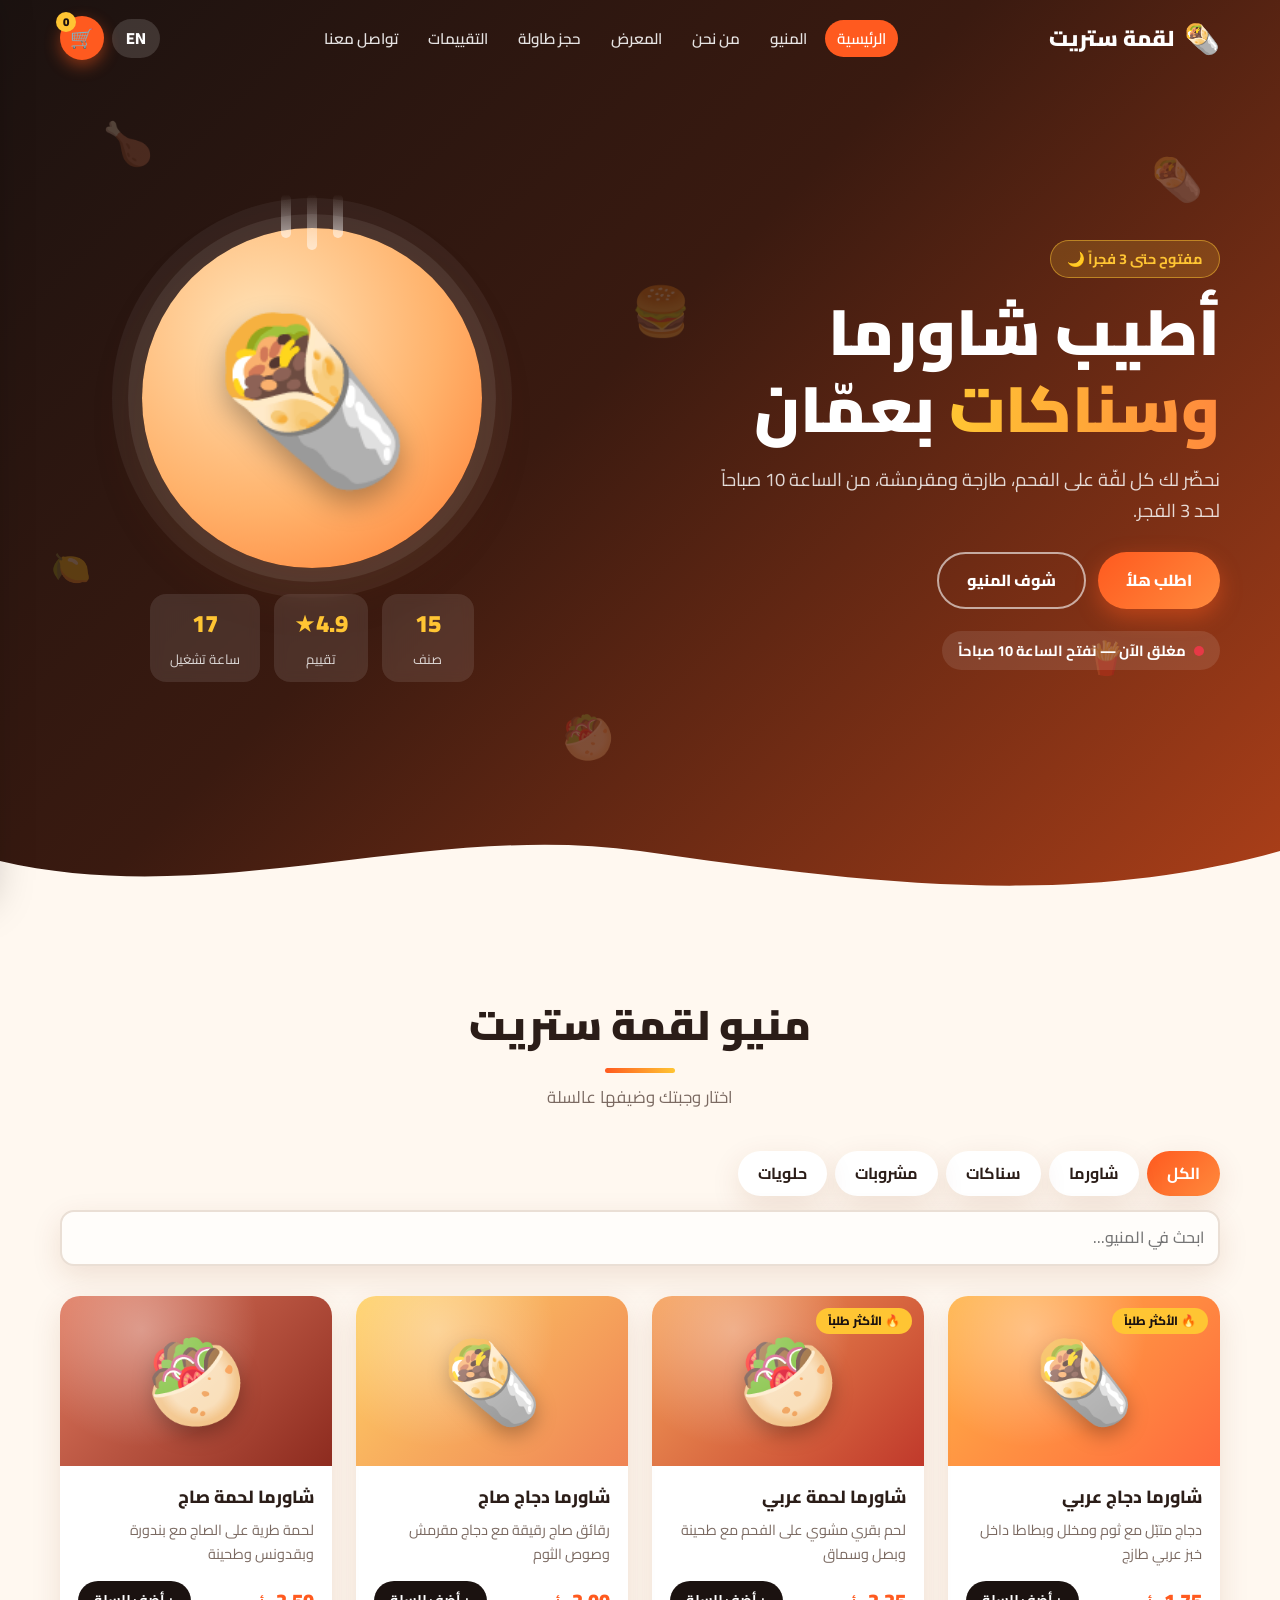
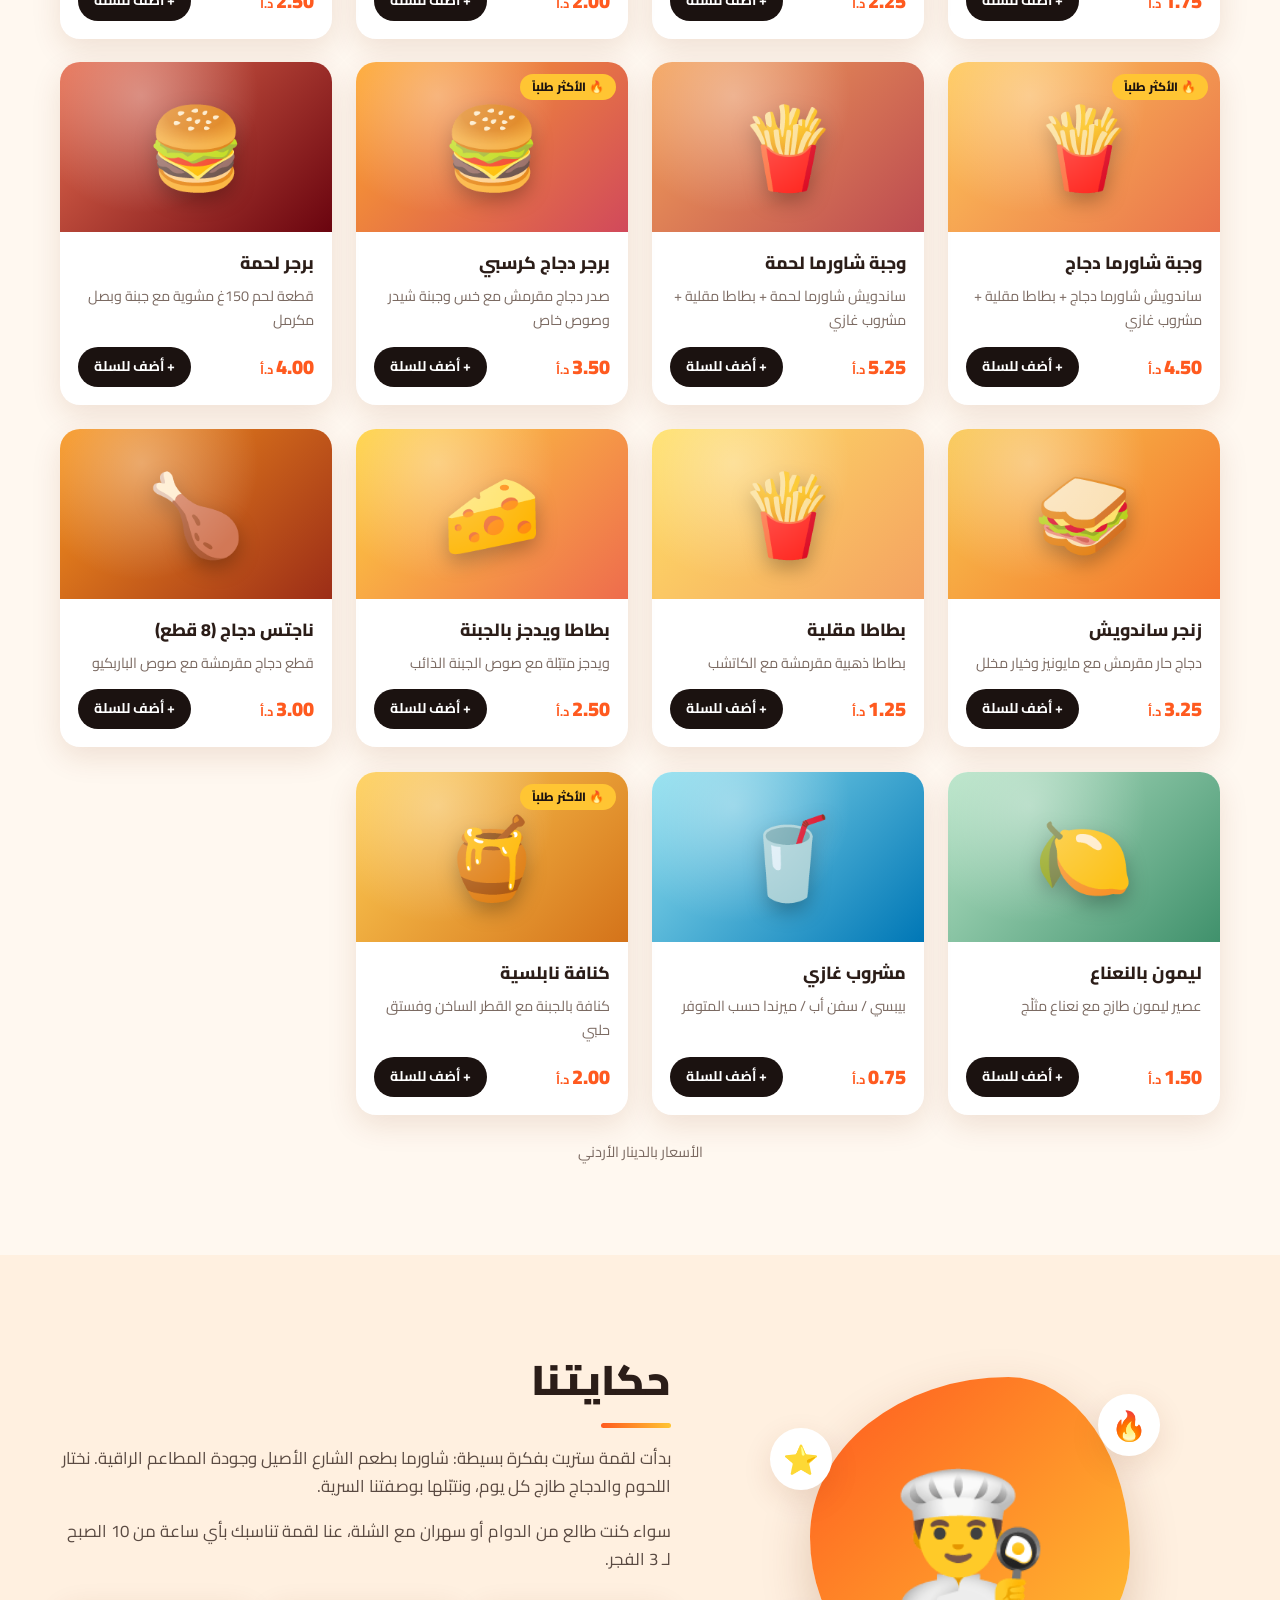
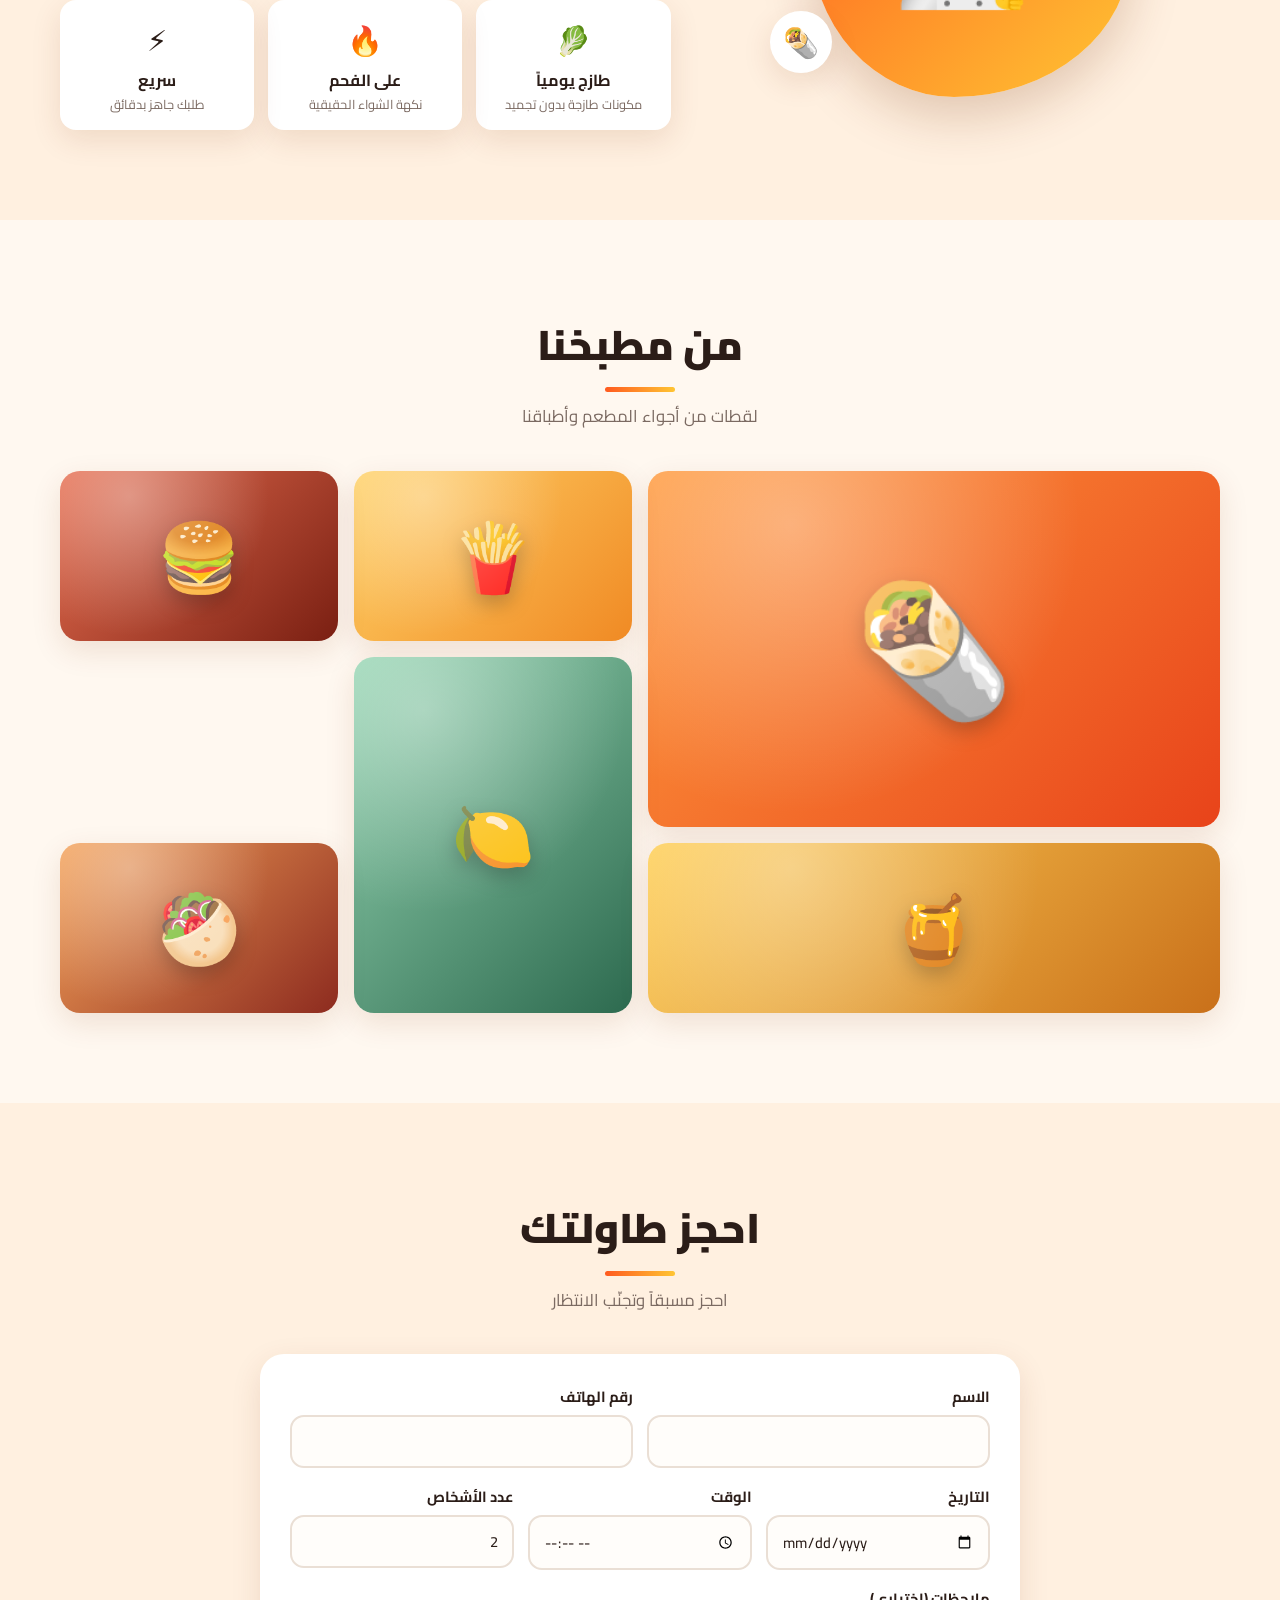
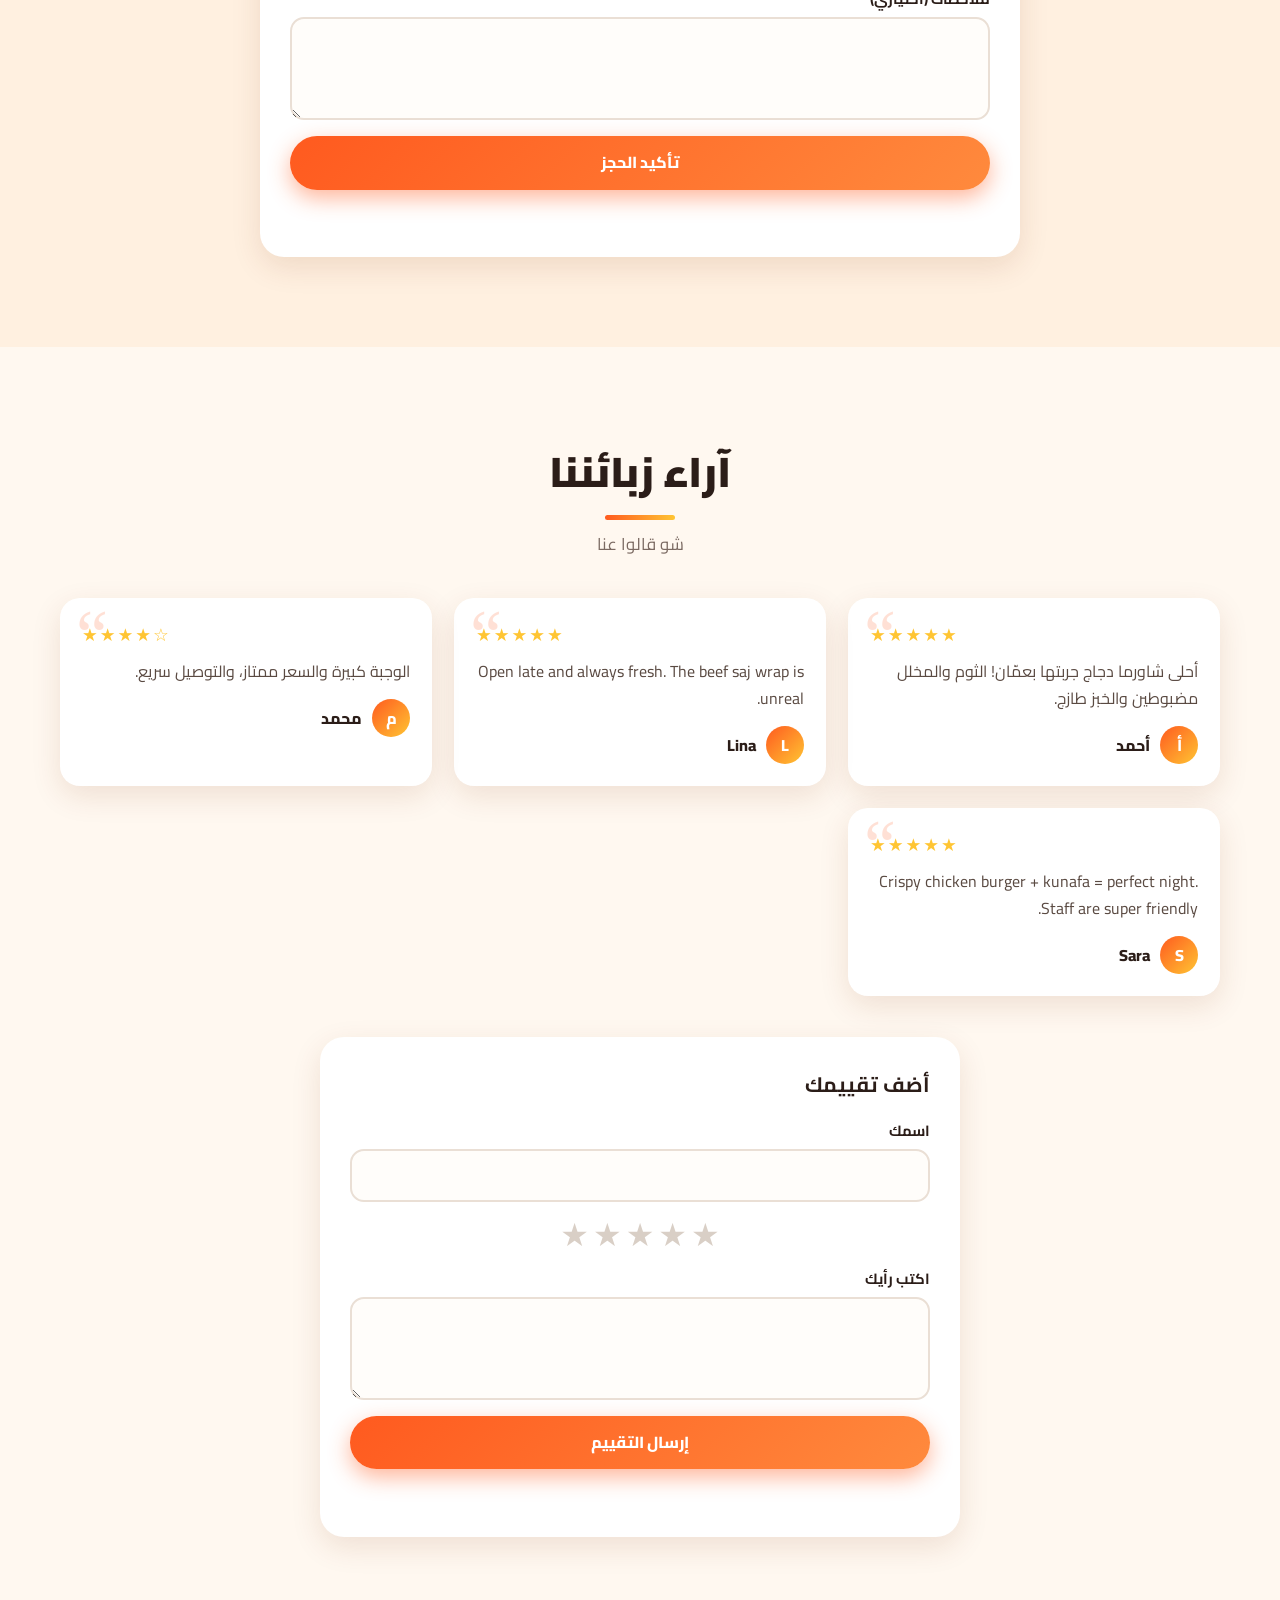
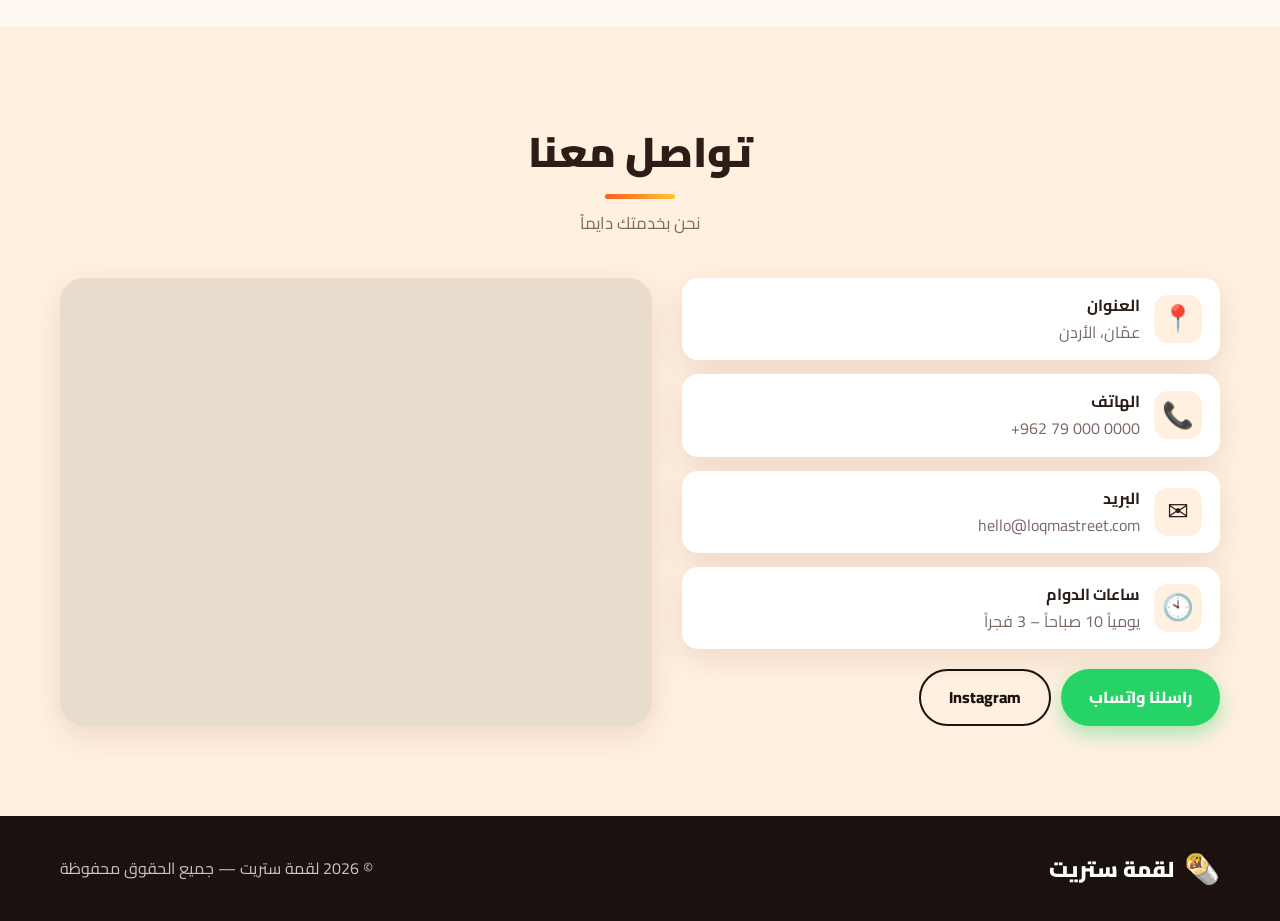
<file: index.html>
<!DOCTYPE html>
<html lang="ar" dir="rtl">
<head>
  <meta charset="UTF-8">
  <meta name="viewport" content="width=device-width, initial-scale=1">
  <title>لقمة ستريت | Loqma Street — شاورما وسناكات عمّان</title>
  <meta name="description" content="لقمة ستريت: أطيب شاورما وسناكات في عمّان، مفتوح من 10 صباحاً حتى 3 فجراً. اطلب أونلاين، استلام أو أكل بالمطعم.">
  <meta name="theme-color" content="#ff5a1f">
  <link rel="icon" href="data:image/svg+xml,%3Csvg xmlns='http://www.w3.org/2000/svg' viewBox='0 0 100 100'%3E%3Ctext y='.9em' font-size='90'%3E🌯%3C/text%3E%3C/svg%3E">
  <link rel="preconnect" href="https://fonts.googleapis.com">
  <link rel="preconnect" href="https://fonts.gstatic.com" crossorigin>
  <link href="https://fonts.googleapis.com/css2?family=Cairo:wght@400;600;700;800;900&display=swap" rel="stylesheet">
  <link rel="stylesheet" href="style.css">
</head>
<body>

<header class="header" id="header">
  <div class="container nav">
    <a href="#home" class="logo"><span class="logo-ico">🌯</span><span class="logo-txt" data-brand>لقمة ستريت</span></a>
    <nav class="links" id="links">
      <a href="#home" data-i18n="nav_home">الرئيسية</a>
      <a href="#menu" data-i18n="nav_menu">المنيو</a>
      <a href="#about" data-i18n="nav_about">من نحن</a>
      <a href="#gallery" data-i18n="nav_gallery">المعرض</a>
      <a href="#book" data-i18n="nav_book">حجز طاولة</a>
      <a href="#reviews" data-i18n="nav_reviews">التقييمات</a>
      <a href="#contact" data-i18n="nav_contact">تواصل معنا</a>
    </nav>
    <div class="nav-actions">
      <button class="btn-lang" id="langBtn" aria-label="Language">EN</button>
      <button class="btn-cart" id="cartBtn" aria-label="Cart">🛒<span class="cart-count" id="cartCount">0</span></button>
      <button class="burger" id="burger" aria-label="Menu"><span></span><span></span><span></span></button>
    </div>
  </div>
</header>

<main>
<section class="hero" id="home">
  <div class="hero-bg">
    <span class="float f1">🌯</span><span class="float f2">🍟</span><span class="float f3">🍔</span>
    <span class="float f4">🥙</span><span class="float f5">🍗</span><span class="float f6">🍋</span>
  </div>
  <div class="container hero-in">
    <div class="hero-text reveal">
      <span class="badge" data-i18n="hero_badge">مفتوح حتى 3 فجراً 🌙</span>
      <h1 data-i18n-html="hero_title">أطيب شاورما <span>وسناكات</span> بعمّان</h1>
      <p data-i18n="hero_sub">نحضّر لك كل لفّة على الفحم، طازجة ومقرمشة.</p>
      <div class="hero-btns">
        <a href="#menu" class="btn btn-primary" data-i18n="hero_cta1">اطلب هلأ</a>
        <a href="#menu" class="btn btn-ghost" data-i18n="hero_cta2">شوف المنيو</a>
      </div>
      <div class="status-pill" id="statusPill"><i></i><span id="statusTxt"></span></div>
    </div>
    <div class="hero-art reveal">
      <div class="plate"><div class="plate-emoji">🌯</div><div class="steam"><i></i><i></i><i></i></div></div>
      <div class="stats">
        <div><b data-count="15">0</b><small data-i18n="stat1">صنف</small></div>
        <div><b>4.9★</b><small data-i18n="stat2">تقييم</small></div>
        <div><b data-count="17">0</b><small data-i18n="stat3">ساعة تشغيل</small></div>
      </div>
    </div>
  </div>
  <div class="wave"><svg viewBox="0 0 1440 80" preserveAspectRatio="none"><path d="M0,40 C240,90 480,0 720,30 C960,60 1200,90 1440,30 L1440,80 L0,80 Z"/></svg></div>
</section>

<section class="section" id="menu">
  <div class="container">
    <div class="sec-head reveal">
      <h2 data-i18n="menu_title">منيو لقمة ستريت</h2>
      <p data-i18n="menu_sub">اختار وجبتك وضيفها عالسلة</p>
    </div>
    <div class="menu-tools reveal">
      <div class="tabs" id="tabs">
        <button class="tab active" data-cat="all" data-i18n="cat_all">الكل</button>
        <button class="tab" data-cat="shawarma" data-i18n="cat_shawarma">شاورما</button>
        <button class="tab" data-cat="snacks" data-i18n="cat_snacks">سناكات</button>
        <button class="tab" data-cat="drinks" data-i18n="cat_drinks">مشروبات</button>
        <button class="tab" data-cat="sweets" data-i18n="cat_sweets">حلويات</button>
      </div>
      <input type="search" id="search" class="search" data-i18n-ph="search_ph" placeholder="ابحث في المنيو...">
    </div>
    <div class="grid" id="menuGrid"></div>
    <p class="empty" id="menuEmpty" hidden data-i18n="no_results">ما لقينا أصناف مطابقة</p>
    <p class="note" data-i18n="cur_note">الأسعار بالدينار الأردني</p>
  </div>
</section>

<section class="section alt" id="about">
  <div class="container about">
    <div class="about-art reveal">
      <div class="blob"><span>👨‍🍳</span></div>
      <div class="chip c1">🔥</div><div class="chip c2">🌯</div><div class="chip c3">⭐</div>
    </div>
    <div class="about-text reveal">
      <h2 data-i18n="about_title">حكايتنا</h2>
      <p data-i18n="about_p1"></p>
      <p data-i18n="about_p2"></p>
      <div class="features">
        <div class="feat"><span>🥬</span><b data-i18n="f1t">طازج يومياً</b><small data-i18n="f1d"></small></div>
        <div class="feat"><span>🔥</span><b data-i18n="f2t">على الفحم</b><small data-i18n="f2d"></small></div>
        <div class="feat"><span>⚡</span><b data-i18n="f3t">سريع</b><small data-i18n="f3d"></small></div>
      </div>
    </div>
  </div>
</section>

<section class="section" id="gallery">
  <div class="container">
    <div class="sec-head reveal">
      <h2 data-i18n="gallery_title">من مطبخنا</h2>
      <p data-i18n="gallery_sub"></p>
    </div>
    <div class="gallery reveal" id="galleryGrid">
      <div class="g g1" style="--a:#ff9a3d;--b:#e8431a"><span>🌯</span></div>
      <div class="g g2" style="--a:#ffd166;--b:#f08a24"><span>🍟</span></div>
      <div class="g g3" style="--a:#e76f51;--b:#7a1f12"><span>🍔</span></div>
      <div class="g g4" style="--a:#95d5b2;--b:#2d6a4f"><span>🍋</span></div>
      <div class="g g5" style="--a:#ffcf56;--b:#c9701a"><span>🍯</span></div>
      <div class="g g6" style="--a:#f4a259;--b:#8d2b1f"><span>🥙</span></div>
    </div>
  </div>
</section>

<section class="section alt" id="book">
  <div class="container narrow">
    <div class="sec-head reveal">
      <h2 data-i18n="book_title">احجز طاولتك</h2>
      <p data-i18n="book_sub"></p>
    </div>
    <form class="card form reveal" id="bookForm" novalidate>
      <div class="row">
        <label><span data-i18n="f_name">الاسم</span><input name="name" type="text" required maxlength="60"></label>
        <label><span data-i18n="f_phone">رقم الهاتف</span><input name="phone" type="tel" inputmode="tel" required maxlength="20" dir="ltr"></label>
      </div>
      <div class="row three">
        <label><span data-i18n="f_date">التاريخ</span><input name="date" type="date" required></label>
        <label><span data-i18n="f_time">الوقت</span><input name="time" type="time" required></label>
        <label><span data-i18n="f_guests">عدد الأشخاص</span><input name="guests" type="number" min="1" max="30" value="2" required></label>
      </div>
      <label><span data-i18n="f_notes">ملاحظات</span><textarea name="notes" rows="3" maxlength="300"></textarea></label>
      <button class="btn btn-primary full" type="submit" data-i18n="book_btn">تأكيد الحجز</button>
      <p class="msg" id="bookMsg" role="status"></p>
    </form>
  </div>
</section>

<section class="section" id="reviews">
  <div class="container">
    <div class="sec-head reveal">
      <h2 data-i18n="reviews_title">آراء زبائننا</h2>
      <p data-i18n="reviews_sub"></p>
    </div>
    <div class="reviews" id="reviewsGrid"></div>
    <form class="card form narrow-form reveal" id="reviewForm" novalidate>
      <h3 data-i18n="add_review">أضف تقييمك</h3>
      <label><span data-i18n="r_name">اسمك</span><input name="name" type="text" maxlength="40" required></label>
      <div class="stars-input" id="starsInput" role="radiogroup" aria-label="rating">
        <button type="button" data-v="1">★</button><button type="button" data-v="2">★</button><button type="button" data-v="3">★</button><button type="button" data-v="4">★</button><button type="button" data-v="5">★</button>
      </div>
      <label><span data-i18n="r_text">اكتب رأيك</span><textarea name="text" rows="3" maxlength="250" required></textarea></label>
      <button class="btn btn-primary full" type="submit" data-i18n="r_send">إرسال التقييم</button>
      <p class="msg" id="reviewMsg" role="status"></p>
    </form>
  </div>
</section>

<section class="section alt" id="contact">
  <div class="container">
    <div class="sec-head reveal">
      <h2 data-i18n="contact_title">تواصل معنا</h2>
      <p data-i18n="contact_sub"></p>
    </div>
    <div class="contact">
      <div class="contact-list reveal">
        <div class="ci"><span>📍</span><div><b data-i18n="c_addr">العنوان</b><p data-i18n="c_addr_v"></p></div></div>
        <div class="ci"><span>📞</span><div><b data-i18n="c_phone">الهاتف</b><p dir="ltr" id="cPhone"></p></div></div>
        <div class="ci"><span>✉️</span><div><b data-i18n="c_mail">البريد</b><p dir="ltr" id="cMail"></p></div></div>
        <div class="ci"><span>🕙</span><div><b data-i18n="hours_label">ساعات الدوام</b><p data-i18n="hours_val"></p></div></div>
        <div class="social">
          <a class="btn btn-wa" id="waLink" target="_blank" rel="noopener" data-i18n="c_wa">راسلنا واتساب</a>
          <a class="btn btn-ghost-dark" id="igLink" target="_blank" rel="noopener">Instagram</a>
        </div>
      </div>
      <div class="map reveal"><iframe id="mapFrame" title="map" loading="lazy" referrerpolicy="no-referrer-when-downgrade"></iframe></div>
    </div>
  </div>
</section>
</main>

<footer class="footer">
  <div class="container foot">
    <div class="logo"><span class="logo-ico">🌯</span><span class="logo-txt" data-brand>لقمة ستريت</span></div>
    <p>© <span id="year"></span> <span data-brand>لقمة ستريت</span> — <span data-i18n="footer_rights">جميع الحقوق محفوظة</span></p>
  </div>
</footer>

<a href="#home" class="to-top" id="toTop" aria-label="Top">↑</a>

<div class="overlay" id="overlay"></div>
<aside class="drawer" id="drawer" aria-hidden="true">
  <div class="drawer-head"><h3 data-i18n="cart_title">سلتك</h3><button class="x" id="closeCart" aria-label="Close">✕</button></div>
  <div class="drawer-body" id="cartItems"></div>
  <div class="drawer-foot" id="cartFoot">
    <div class="sum"><span data-i18n="subtotal">المجموع</span><b id="cartSub">0.00</b></div>
    <button class="btn btn-primary full" id="checkoutBtn" data-i18n="checkout">إتمام الطلب</button>
    <button class="link-btn" id="clearCart" data-i18n="clear">تفريغ السلة</button>
  </div>
</aside>

<div class="modal" id="checkoutModal" aria-hidden="true">
  <div class="modal-box">
    <button class="x" data-close aria-label="Close">✕</button>
    <h3 data-i18n="co_title">إتمام الطلب</h3>
    <form id="orderForm" novalidate>
      <div class="row">
        <label><span data-i18n="f_name">الاسم</span><input name="name" type="text" maxlength="60" required></label>
        <label><span data-i18n="f_phone">الهاتف</span><input name="phone" type="tel" inputmode="tel" maxlength="20" dir="ltr" required></label>
      </div>
      <fieldset>
        <legend data-i18n="o_type">طريقة الاستلام</legend>
        <div class="opts">
          <label class="opt"><input type="radio" name="otype" value="dine" checked><span data-i18n="o_dine">أكل بالمطعم</span></label>
          <label class="opt"><input type="radio" name="otype" value="pickup"><span data-i18n="o_pickup">استلام</span></label>
          <label class="opt"><input type="radio" name="otype" value="delivery"><span data-i18n="o_delivery">توصيل</span></label>
        </div>
      </fieldset>
      <label id="tableWrap"><span data-i18n="o_table">رقم الطاولة</span><input name="table" type="text" maxlength="10"></label>
      <label id="addrWrap" hidden><span data-i18n="o_addr">عنوان التوصيل</span><textarea name="address" rows="2" maxlength="200"></textarea></label>
      <fieldset>
        <legend data-i18n="pay_method">طريقة الدفع</legend>
        <div class="opts two">
          <label class="opt"><input type="radio" name="pay" value="cash" checked><span data-i18n="pay_cash">كاش</span></label>
          <label class="opt"><input type="radio" name="pay" value="card"><span data-i18n="pay_card">بطاقة</span></label>
        </div>
      </fieldset>
      <div class="cardbox" id="cardBox" hidden>
        <div class="credit"><div class="credit-top"><span>💳</span><b id="cardBrand">CARD</b></div><div class="credit-num" id="ccPreview">•••• •••• •••• ••••</div></div>
        <label><span data-i18n="card_num">رقم البطاقة</span><input name="cnum" id="cnum" type="text" inputmode="numeric" autocomplete="cc-number" maxlength="23" dir="ltr" placeholder="0000 0000 0000 0000"></label>
        <label><span data-i18n="card_name">الاسم على البطاقة</span><input name="cname" type="text" autocomplete="cc-name" maxlength="40" dir="ltr"></label>
        <div class="row">
          <label><span data-i18n="card_exp">الانتهاء</span><input name="cexp" id="cexp" type="text" inputmode="numeric" autocomplete="cc-exp" maxlength="5" dir="ltr" placeholder="MM/YY"></label>
          <label><span data-i18n="card_cvv">CVV</span><input name="ccvv" type="password" inputmode="numeric" autocomplete="cc-csc" maxlength="4" dir="ltr" placeholder="•••"></label>
        </div>
        <p class="secure" data-i18n="card_note"></p>
      </div>
      <div class="totals">
        <div><span data-i18n="subtotal">المجموع</span><b id="tSub">0.00</b></div>
        <div id="tDelRow" hidden><span data-i18n="delivery">رسوم التوصيل</span><b id="tDel">0.00</b></div>
        <div class="grand"><span data-i18n="total">الإجمالي</span><b id="tTotal">0.00</b></div>
      </div>
      <p class="warn" id="closedWarn" hidden data-i18n="closed_warn"></p>
      <p class="msg err" id="orderErr" role="alert"></p>
      <button class="btn btn-primary full" type="submit" id="placeBtn" data-i18n="place_order">تأكيد الطلب</button>
    </form>
  </div>
</div>

<div class="modal" id="successModal" aria-hidden="true">
  <div class="modal-box center">
    <div class="check"><svg viewBox="0 0 52 52"><circle cx="26" cy="26" r="24"/><path d="M14 27l8 8 16-17"/></svg></div>
    <h3 data-i18n="ok_title">تم استلام طلبك! 🎉</h3>
    <p><span data-i18n="ok_num">رقم الطلب</span>: <b id="okNum"></b></p>
    <p data-i18n="ok_msg"></p>
    <a class="btn btn-wa full" id="okWa" target="_blank" rel="noopener" data-i18n="ok_wa">أرسل الطلب على واتساب</a>
    <button class="btn btn-ghost-dark full" data-close data-i18n="ok_close">إغلاق</button>
  </div>
</div>

<div class="toast" id="toast" role="status"></div>

<script src="data.js"></script>
<script src="app.js"></script>
</body>
</html>
</file>
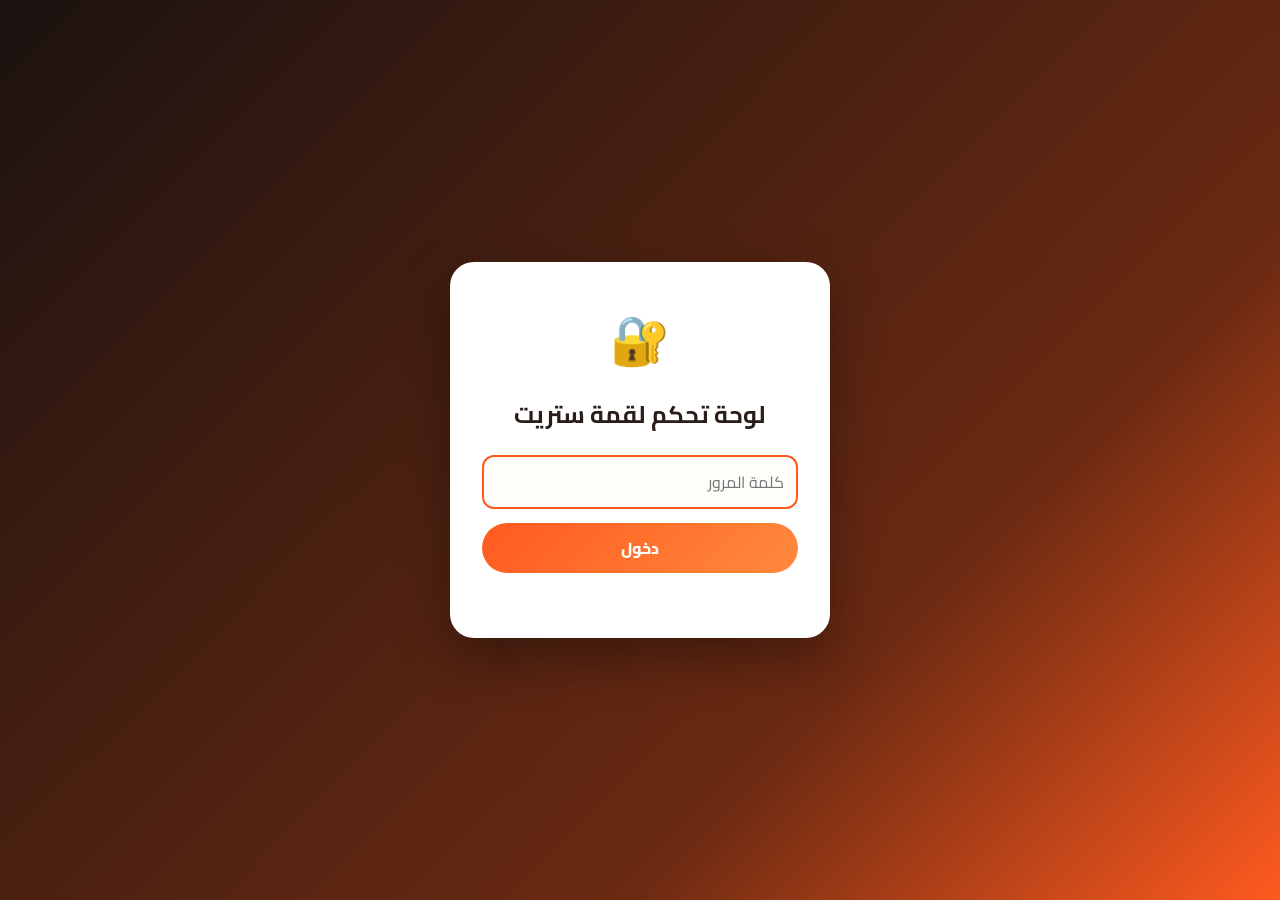
<file: admin.html>
<!DOCTYPE html>
<html lang="ar" dir="rtl">
<head>
  <meta charset="UTF-8">
  <meta name="viewport" content="width=device-width, initial-scale=1">
  <meta name="robots" content="noindex,nofollow">
  <title>لوحة التحكم | لقمة ستريت</title>
  <link href="https://fonts.googleapis.com/css2?family=Cairo:wght@400;600;700;800;900&display=swap" rel="stylesheet">
  <style>
    :root{--o:#ff5a1f;--o2:#ff8a3d;--d:#1b1210;--c:#fff8f0;--m:#7b6a62;--g:#1f9d55;--r:#e63946}
    *{box-sizing:border-box;margin:0;padding:0}
    body{font-family:'Cairo',system-ui,sans-serif;background:var(--c);color:#2b1d18;min-height:100vh}
    button,input,select,textarea{font:inherit}
    [hidden]{display:none!important}
    .login{min-height:100vh;display:grid;place-items:center;background:linear-gradient(135deg,#1b1210,#6b2a12 70%,var(--o));padding:16px}
    .box{background:#fff;border-radius:24px;padding:32px;width:min(380px,100%);text-align:center;box-shadow:0 20px 50px rgba(0,0,0,.35)}
    .box h1{font-size:1.5rem;margin:8px 0 18px}
    .box .ico{font-size:3rem}
    input,select,textarea{width:100%;padding:10px 12px;border-radius:12px;border:2px solid #eadfd5;background:#fffdfa;outline:none}
    input:focus,select:focus,textarea:focus{border-color:var(--o)}
    .btn{background:linear-gradient(135deg,var(--o),var(--o2));color:#fff;border:none;padding:10px 20px;border-radius:99px;font-weight:800;cursor:pointer;transition:.2s}
    .btn:hover{transform:translateY(-2px)}
    .btn.sec{background:#f0e6dc;color:#2b1d18}.btn.red{background:var(--r)}.btn.green{background:var(--g)}
    .btn.sm{padding:6px 14px;font-size:.85rem}
    .err{color:var(--r);font-weight:700;margin-top:10px;min-height:1.4em}
    header{background:var(--d);color:#fff;padding:12px 20px;display:flex;flex-wrap:wrap;gap:12px;align-items:center;justify-content:space-between;position:sticky;top:0;z-index:10}
    header h1{font-size:1.2rem}
    nav{display:flex;gap:6px;flex-wrap:wrap}
    nav button{background:rgba(255,255,255,.12);color:#fff;border:none;padding:8px 16px;border-radius:99px;font-weight:700;cursor:pointer}
    nav button.on{background:var(--o)}
    main{padding:20px;max-width:1200px;margin:auto}
    .stats{display:grid;grid-template-columns:repeat(auto-fit,minmax(160px,1fr));gap:12px;margin-bottom:20px}
    .stat{background:#fff;border-radius:16px;padding:14px 18px;box-shadow:0 6px 18px rgba(120,50,10,.08)}
    .stat b{display:block;font-size:1.6rem;color:var(--o)}.stat small{color:var(--m)}
    .tools{display:flex;flex-wrap:wrap;gap:10px;margin-bottom:14px;align-items:center}
    .tools select{width:auto}
    .note{background:#fff3cd;color:#7a5b00;border-radius:12px;padding:10px 14px;font-size:.88rem;margin-bottom:16px;line-height:1.6}
    .list{display:flex;flex-direction:column;gap:12px}
    .card{background:#fff;border-radius:16px;padding:16px;box-shadow:0 6px 18px rgba(120,50,10,.08)}
    .card .top{display:flex;flex-wrap:wrap;gap:8px;justify-content:space-between;align-items:center;margin-bottom:8px}
    .pill{display:inline-block;padding:2px 12px;border-radius:99px;font-size:.78rem;font-weight:800;background:#eee}
    .pill.new{background:#ffe3d6;color:var(--o)}.pill.preparing{background:#fff3cd;color:#8a6a00}.pill.done{background:#d8f3e3;color:var(--g)}.pill.cancelled{background:#fde0e3;color:var(--r)}
    .items{color:var(--m);font-size:.9rem;margin:6px 0}
    .acts{display:flex;flex-wrap:wrap;gap:6px;margin-top:10px}
    .empty{text-align:center;color:var(--m);padding:40px}
    table{width:100%;border-collapse:collapse;background:#fff;border-radius:16px;overflow:hidden;box-shadow:0 6px 18px rgba(120,50,10,.08)}
    th,td{padding:8px;text-align:start;border-bottom:1px solid #f3e9df;vertical-align:middle}
    th{background:#fff0e0;font-size:.85rem}
    td input[type=number]{width:90px}
    .wrap{overflow-x:auto}
    td .em{font-size:1.6rem}
  </style>
</head>
<body>

<div class="login" id="login">
  <form class="box" id="loginForm">
    <div class="ico">🔐</div>
    <h1>لوحة تحكم لقمة ستريت</h1>
    <input type="password" id="pw" placeholder="كلمة المرور" autocomplete="current-password" autofocus>
    <button class="btn" style="margin-top:14px;width:100%">دخول</button>
    <p class="err" id="loginErr"></p>
  </form>
</div>

<div id="app" hidden>
  <header>
    <h1>🌯 لوحة التحكم</h1>
    <nav id="nav">
      <button data-tab="orders" class="on">الطلبات</button>
      <button data-tab="bookings">الحجوزات</button>
      <button data-tab="menu">المنيو والأسعار</button>
    </nav>
    <button class="btn sec sm" id="logout">خروج</button>
  </header>
  <main>
    <div class="note">
      ⚠️ هذه اللوحة تعمل بنسخة تجريبية تحفظ البيانات داخل متصفح هذا الجهاز فقط (localStorage).
      الطلبات والحجوزات الحقيقية تصلك على واتساب. لعرض كل الطلبات من أي جهاز يلزم ربط الموقع بسيرفر وقاعدة بيانات، وكلمة المرور هنا حماية بسيطة وليست آمنة تماماً.
    </div>

    <section id="tab-orders">
      <div class="stats" id="stats"></div>
      <div class="tools">
        <select id="ordFilter">
          <option value="all">كل الطلبات</option><option value="new">جديد</option><option value="preparing">قيد التحضير</option>
          <option value="done">مكتمل</option><option value="cancelled">ملغي</option>
        </select>
        <button class="btn sec sm" id="csv">تصدير CSV</button>
        <button class="btn sec sm" id="refresh">تحديث</button>
      </div>
      <div class="list" id="ordList"></div>
    </section>

    <section id="tab-bookings" hidden>
      <div class="list" id="bkList"></div>
    </section>

    <section id="tab-menu" hidden>
      <div class="tools">
        <button class="btn green sm" id="addItem">+ صنف جديد</button>
        <button class="btn sm" id="saveMenu">حفظ التعديلات</button>
        <button class="btn sec sm" id="resetMenu">استرجاع المنيو الافتراضي</button>
        <span id="menuMsg" style="font-weight:700;color:var(--g)"></span>
      </div>
      <div class="wrap"><table>
        <thead><tr><th>إيموجي</th><th>الاسم عربي</th><th>Name EN</th><th>القسم</th><th>السعر (د.أ)</th><th>رابط صورة (اختياري)</th><th>متوفر</th><th></th></tr></thead>
        <tbody id="menuBody"></tbody>
      </table></div>
    </section>
  </main>
</div>

<script src="data.js"></script>
<script>
(function () {
  "use strict";
  var PASSWORD = "loqma2026";
  var $ = function (s) { return document.querySelector(s); };
  var $$ = function (s) { return Array.prototype.slice.call(document.querySelectorAll(s)); };
  function esc(s) { return String(s == null ? "" : s).replace(/[&<>"']/g, function (c) { return { "&": "&amp;", "<": "&lt;", ">": "&gt;", '"': "&quot;", "'": "&#39;" }[c]; }); }
  function get(k) { try { var r = localStorage.getItem(k); return r ? JSON.parse(r) : null; } catch (e) { return null; } }
  function set(k, v) { try { localStorage.setItem(k, JSON.stringify(v)); } catch (e) { alert("تعذّر الحفظ في المتصفح"); } }

  var STATUS = { "new": "جديد", preparing: "قيد التحضير", done: "مكتمل", cancelled: "ملغي" };
  var TYPES = { dine: "أكل بالمطعم", pickup: "استلام", delivery: "توصيل" };
  var CATS = { shawarma: "شاورما", snacks: "سناكات", drinks: "مشروبات", sweets: "حلويات" };
  var menu = [];

  function show(ok) { $("#login").hidden = ok; $("#app").hidden = !ok; if (ok) { renderOrders(); renderBookings(); loadMenu(); } }
  $("#loginForm").addEventListener("submit", function (e) {
    e.preventDefault();
    if ($("#pw").value === PASSWORD) { try { sessionStorage.setItem("lq_admin", "1"); } catch (x) {} show(true); }
    else { $("#loginErr").textContent = "كلمة المرور غير صحيحة"; }
  });
  $("#logout").addEventListener("click", function () { try { sessionStorage.removeItem("lq_admin"); } catch (x) {} location.reload(); });
  try { if (sessionStorage.getItem("lq_admin") === "1") show(true); } catch (x) {}

  $("#nav").addEventListener("click", function (e) {
    var b = e.target.closest("button"); if (!b) return;
    $$("#nav button").forEach(function (x) { x.classList.toggle("on", x === b); });
    ["orders", "bookings", "menu"].forEach(function (t) { $("#tab-" + t).hidden = t !== b.dataset.tab; });
  });

  function fmtDate(iso) { try { return new Date(iso).toLocaleString("ar-JO"); } catch (e) { return iso; } }
  function renderOrders() {
    var all = get("lq_orders") || [];
    var today = new Date().toDateString();
    var todays = all.filter(function (o) { return new Date(o.createdAt).toDateString() === today && o.status !== "cancelled"; });
    var rev = todays.reduce(function (s, o) { return s + o.total; }, 0);
    $("#stats").innerHTML =
      '<div class="stat"><b>' + todays.length + "</b><small>طلبات اليوم</small></div>" +
      '<div class="stat"><b>' + rev.toFixed(2) + "</b><small>مبيعات اليوم (د.أ)</small></div>" +
      '<div class="stat"><b>' + all.filter(function (o) { return o.status === "new"; }).length + "</b><small>طلبات جديدة</small></div>" +
      '<div class="stat"><b>' + all.length + "</b><small>إجمالي الطلبات</small></div>";
    var f = $("#ordFilter").value;
    var list = all.filter(function (o) { return f === "all" || o.status === f; });
    $("#ordList").innerHTML = list.length ? list.map(function (o) {
      return '<div class="card"><div class="top"><b>' + esc(o.id) + ' — ' + esc(o.name) + '</b><span class="pill ' + esc(o.status) + '">' + esc(STATUS[o.status] || o.status) + "</span></div>" +
        "<div>📞 <span dir='ltr'>" + esc(o.phone) + "</span> · " + esc(TYPES[o.type] || o.type) +
        (o.table ? " · طاولة " + esc(o.table) : "") + (o.address ? " · 📍 " + esc(o.address) : "") +
        " · " + (o.pay === "card" ? "💳 بطاقة" : "💵 كاش") + "</div>" +
        '<div class="items">' + o.items.map(function (i) { return esc(i.name) + " ×" + i.qty; }).join("، ") + "</div>" +
        "<b>الإجمالي: " + o.total.toFixed(2) + " د.أ</b> <small style='color:#7b6a62'>(" + esc(fmtDate(o.createdAt)) + ")</small>" +
        '<div class="acts"><button class="btn sm" data-o="' + esc(o.id) + '" data-s="preparing">قيد التحضير</button>' +
        '<button class="btn green sm" data-o="' + esc(o.id) + '" data-s="done">مكتمل</button>' +
        '<button class="btn sec sm" data-o="' + esc(o.id) + '" data-s="cancelled">إلغاء</button>' +
        '<button class="btn red sm" data-del="' + esc(o.id) + '">حذف</button></div></div>';
    }).join("") : '<div class="empty">لا توجد طلبات</div>';
  }
  $("#ordList").addEventListener("click", function (e) {
    var b = e.target.closest("button"); if (!b) return;
    var all = get("lq_orders") || [];
    if (b.dataset.o) { all.forEach(function (o) { if (o.id === b.dataset.o) o.status = b.dataset.s; }); }
    else if (b.dataset.del) { if (!confirm("حذف الطلب نهائياً؟")) return; all = all.filter(function (o) { return o.id !== b.dataset.del; }); }
    set("lq_orders", all); renderOrders();
  });
  $("#ordFilter").addEventListener("change", renderOrders);
  $("#refresh").addEventListener("click", function () { renderOrders(); renderBookings(); });
  $("#csv").addEventListener("click", function () {
    var all = get("lq_orders") || [];
    if (!all.length) { alert("لا توجد طلبات للتصدير"); return; }
    function cell(v) { v = String(v == null ? "" : v); if (/^[=+\-@]/.test(v)) v = "'" + v; return '"' + v.replace(/"/g, '""') + '"'; }
    var rows = [["رقم", "التاريخ", "الاسم", "الهاتف", "النوع", "الدفع", "الأصناف", "الإجمالي", "الحالة"]].concat(all.map(function (o) {
      return [o.id, o.createdAt, o.name, o.phone, TYPES[o.type] || o.type, o.pay, o.items.map(function (i) { return i.name + "x" + i.qty; }).join(" | "), o.total.toFixed(2), STATUS[o.status] || o.status];
    }));
    var csv = "\uFEFF" + rows.map(function (r) { return r.map(cell).join(","); }).join("\n");
    var a = document.createElement("a");
    a.href = URL.createObjectURL(new Blob([csv], { type: "text/csv;charset=utf-8" }));
    a.download = "orders.csv"; document.body.appendChild(a); a.click(); a.remove();
  });

  function renderBookings() {
    var all = get("lq_bookings") || [];
    $("#bkList").innerHTML = all.length ? all.map(function (b) {
      return '<div class="card"><div class="top"><b>' + esc(b.id) + " — " + esc(b.name) + '</b><span class="pill ' + esc(b.status) + '">' + esc(STATUS[b.status] || b.status) + "</span></div>" +
        "<div>📞 <span dir='ltr'>" + esc(b.phone) + "</span> · 📅 " + esc(b.date) + " · 🕙 " + esc(b.time) + " · 👥 " + esc(b.guests) + "</div>" +
        (b.notes ? '<div class="items">' + esc(b.notes) + "</div>" : "") +
        '<div class="acts"><button class="btn green sm" data-b="' + esc(b.id) + '" data-s="done">تم التأكيد</button>' +
        '<button class="btn sec sm" data-b="' + esc(b.id) + '" data-s="cancelled">إلغاء</button>' +
        '<button class="btn red sm" data-bdel="' + esc(b.id) + '">حذف</button></div></div>';
    }).join("") : '<div class="empty">لا توجد حجوزات</div>';
  }
  $("#bkList").addEventListener("click", function (e) {
    var b = e.target.closest("button"); if (!b) return;
    var all = get("lq_bookings") || [];
    if (b.dataset.b) { all.forEach(function (x) { if (x.id === b.dataset.b) x.status = b.dataset.s; }); }
    else if (b.dataset.bdel) { if (!confirm("حذف الحجز؟")) return; all = all.filter(function (x) { return x.id !== b.dataset.bdel; }); }
    set("lq_bookings", all); renderBookings();
  });

  function loadMenu() { menu = JSON.parse(JSON.stringify(get("lq_menu") || window.LQ_DEFAULT_MENU)); renderMenu(); }
  function renderMenu() {
    $("#menuBody").innerHTML = menu.map(function (it, i) {
      var cats = Object.keys(CATS).map(function (k) { return '<option value="' + k + '"' + (it.cat === k ? " selected" : "") + ">" + CATS[k] + "</option>"; }).join("");
      return "<tr data-i='" + i + "'>" +
        "<td><input data-f='emoji' value='" + esc(it.emoji) + "' style='width:60px;text-align:center'></td>" +
        "<td><input data-f='arname' value='" + esc(it.ar.name) + "'></td>" +
        "<td><input data-f='enname' value='" + esc(it.en.name) + "' dir='ltr'></td>" +
        "<td><select data-f='cat'>" + cats + "</select></td>" +
        "<td><input data-f='price' type='number' min='0' step='0.05' value='" + esc(it.price) + "'></td>" +
        "<td><input data-f='img' value='" + esc(it.img || "") + "' dir='ltr' placeholder='https://...'></td>" +
        "<td><input data-f='available' type='checkbox' style='width:auto'" + (it.available === false ? "" : " checked") + "></td>" +
        "<td><button class='btn red sm' data-rm='" + i + "'>حذف</button></td></tr>";
    }).join("");
  }
  function syncFromDom() {
    $$("#menuBody tr").forEach(function (tr) {
      var it = menu[parseInt(tr.dataset.i, 10)]; if (!it) return;
      function v(f) { return tr.querySelector("[data-f='" + f + "']"); }
      it.emoji = v("emoji").value || "🍽️";
      it.ar.name = v("arname").value.trim() || it.ar.name;
      it.en.name = v("enname").value.trim() || it.en.name;
      it.cat = v("cat").value;
      var p = parseFloat(v("price").value); it.price = isFinite(p) && p >= 0 ? Math.round(p * 100) / 100 : it.price;
      var img = v("img").value.trim();
      it.img = /^(https:\/\/|\.\/|\/|images\/)/i.test(img) ? img : "";
      it.available = v("available").checked;
    });
  }
  $("#menuBody").addEventListener("click", function (e) {
    var b = e.target.closest("[data-rm]"); if (!b) return;
    if (!confirm("حذف هذا الصنف؟")) return;
    syncFromDom(); menu.splice(parseInt(b.dataset.rm, 10), 1); renderMenu();
  });
  $("#addItem").addEventListener("click", function () {
    syncFromDom();
    var id = menu.reduce(function (m, x) { return Math.max(m, x.id); }, 0) + 1;
    menu.push({ id: id, cat: "snacks", price: 1, emoji: "🍽️", c1: "#ffb347", c2: "#e8431a", img: "", hot: false, available: true,
      ar: { name: "صنف جديد", desc: "وصف الصنف" }, en: { name: "New item", desc: "Item description" } });
    renderMenu();
  });
  $("#saveMenu").addEventListener("click", function () {
    syncFromDom(); set("lq_menu", menu);
    $("#menuMsg").textContent = "تم الحفظ ✔ (يظهر في الموقع على هذا المتصفح)";
    setTimeout(function () { $("#menuMsg").textContent = ""; }, 3000);
  });
  $("#resetMenu").addEventListener("click", function () {
    if (!confirm("استرجاع المنيو الافتراضي؟ ستضيع تعديلاتك.")) return;
    try { localStorage.removeItem("lq_menu"); } catch (e) {} loadMenu();
  });
})();
</script>
</body>
</html>
</file>
<file: style.css>
:root{
  --orange:#ff5a1f; --orange2:#ff8a3d; --yellow:#ffc533; --dark:#1b1210; --dark2:#2a1c18;
  --cream:#fff8f0; --cream2:#fff0e0; --text:#2b1d18; --muted:#7b6a62; --white:#fff;
  --green:#25d366; --red:#e63946; --radius:20px; --shadow:0 10px 30px rgba(120,50,10,.12);
  --shadow-lg:0 20px 50px rgba(120,50,10,.22); --ease:cubic-bezier(.22,.8,.3,1);
}
*{box-sizing:border-box;margin:0;padding:0}
html{scroll-behavior:smooth;scroll-padding-top:80px}
body{font-family:'Cairo',system-ui,-apple-system,'Segoe UI',Tahoma,sans-serif;background:var(--cream);color:var(--text);line-height:1.7;overflow-x:hidden;-webkit-font-smoothing:antialiased}
img,svg{max-width:100%;display:block}
a{color:inherit;text-decoration:none}
button,input,textarea{font:inherit;color:inherit}
button{cursor:pointer;border:none;background:none}
[hidden]{display:none!important}
.container{width:min(1160px,100% - 32px);margin-inline:auto}
.container.narrow{width:min(760px,100% - 32px)}

.header{position:fixed;inset-block-start:0;inset-inline:0;z-index:50;transition:background .3s,box-shadow .3s,padding .3s;padding-block:14px}
.header.scrolled{background:rgba(27,18,16,.92);backdrop-filter:blur(10px);box-shadow:0 4px 20px rgba(0,0,0,.25);padding-block:8px}
.nav{display:flex;align-items:center;justify-content:space-between;gap:14px}
.logo{display:flex;align-items:center;gap:10px;font-weight:900;font-size:1.35rem;color:var(--white)}
.logo-ico{font-size:1.8rem;display:inline-block;animation:wiggle 3s ease-in-out infinite}
.links{display:flex;gap:6px}
.links a{color:rgba(255,255,255,.88);padding:6px 12px;border-radius:99px;font-weight:600;font-size:.95rem;transition:.25s}
.links a:hover,.links a.active{background:var(--orange);color:#fff}
.nav-actions{display:flex;align-items:center;gap:8px}
.btn-lang{background:rgba(255,255,255,.14);color:#fff;font-weight:800;padding:6px 14px;border-radius:99px;transition:.25s}
.btn-lang:hover{background:var(--yellow);color:var(--dark)}
.btn-cart{position:relative;width:44px;height:44px;border-radius:50%;background:var(--orange);font-size:1.2rem;transition:transform .25s var(--ease);box-shadow:0 6px 16px rgba(255,90,31,.45)}
.btn-cart:hover{transform:scale(1.1)}
.btn-cart.bump{animation:bump .4s}
.cart-count{position:absolute;inset-block-start:-4px;inset-inline-end:-4px;min-width:20px;height:20px;border-radius:99px;background:var(--yellow);color:var(--dark);font-size:.72rem;font-weight:900;display:grid;place-items:center;padding-inline:5px}
.burger{display:none;width:44px;height:44px;border-radius:12px;background:rgba(255,255,255,.14);flex-direction:column;gap:5px;align-items:center;justify-content:center}
.burger span{width:22px;height:2.5px;background:#fff;border-radius:3px;transition:.3s}
.burger.open span:nth-child(1){transform:translateY(7.5px) rotate(45deg)}
.burger.open span:nth-child(2){opacity:0}
.burger.open span:nth-child(3){transform:translateY(-7.5px) rotate(-45deg)}

.hero{position:relative;min-height:100vh;display:flex;align-items:center;background:linear-gradient(135deg,#1b1210 0%,#3a1a10 45%,#ff5a1f 140%);color:#fff;overflow:hidden;padding-block:120px 110px}
.hero-bg{position:absolute;inset:0;pointer-events:none}
.float{position:absolute;font-size:2.6rem;opacity:.22;animation:floaty 9s ease-in-out infinite}
.f1{inset-block-start:16%;inset-inline-start:6%}.f2{inset-block-start:70%;inset-inline-start:12%;animation-delay:-2s;font-size:2rem}
.f3{inset-block-start:30%;inset-inline-start:46%;animation-delay:-4s;font-size:3rem}.f4{inset-block-start:78%;inset-inline-start:52%;animation-delay:-6s}
.f5{inset-block-start:12%;inset-inline-end:8%;animation-delay:-3s}.f6{inset-block-start:60%;inset-inline-end:4%;animation-delay:-5s;font-size:2rem}
.hero-in{position:relative;display:grid;grid-template-columns:1.1fr .9fr;gap:40px;align-items:center}
.badge{display:inline-block;background:rgba(255,197,51,.18);color:var(--yellow);border:1px solid rgba(255,197,51,.5);padding:6px 16px;border-radius:99px;font-weight:700;font-size:.9rem;margin-bottom:16px}
.hero h1{font-size:clamp(2.2rem,5.2vw,4rem);line-height:1.2;font-weight:900;margin-bottom:16px}
.hero h1 span{background:linear-gradient(90deg,var(--yellow),var(--orange2));-webkit-background-clip:text;background-clip:text;color:transparent}
.hero p{font-size:1.15rem;color:rgba(255,255,255,.82);max-width:520px;margin-bottom:26px}
.hero-btns{display:flex;flex-wrap:wrap;gap:12px;margin-bottom:22px}
.status-pill{display:inline-flex;align-items:center;gap:8px;background:rgba(255,255,255,.1);padding:7px 16px;border-radius:99px;font-weight:700;font-size:.92rem}
.status-pill i{width:10px;height:10px;border-radius:50%;background:#2ee66b;box-shadow:0 0 0 0 rgba(46,230,107,.7);animation:pulse 1.8s infinite}
.status-pill.closed i{background:var(--red);animation:none}
.hero-art{display:flex;flex-direction:column;align-items:center;gap:26px}
.plate{position:relative;width:min(340px,70vw);aspect-ratio:1;border-radius:50%;background:radial-gradient(circle at 35% 30%,#ffe3b8,#ffb26b 55%,#ff7a2f);display:grid;place-items:center;box-shadow:0 0 0 14px rgba(255,255,255,.08),0 0 0 30px rgba(255,255,255,.05),var(--shadow-lg);animation:spinSlow 1s linear 0s 1 both,bob 5s ease-in-out infinite}
.plate-emoji{font-size:clamp(7rem,18vw,10rem);filter:drop-shadow(0 12px 14px rgba(0,0,0,.3));animation:wiggle 4s ease-in-out infinite}
.steam{position:absolute;inset-block-start:-34px;display:flex;gap:16px}
.steam i{width:10px;height:44px;border-radius:99px;background:linear-gradient(to top,rgba(255,255,255,.55),transparent);animation:steam 2.4s ease-in infinite}
.steam i:nth-child(2){animation-delay:.5s;height:56px}.steam i:nth-child(3){animation-delay:1s}
.stats{display:flex;gap:14px}
.stats div{background:rgba(255,255,255,.1);backdrop-filter:blur(6px);border-radius:16px;padding:10px 20px;text-align:center;min-width:92px}
.stats b{display:block;font-size:1.5rem;font-weight:900;color:var(--yellow)}
.stats small{color:rgba(255,255,255,.8)}
.wave{position:absolute;inset-block-end:-1px;inset-inline:0;line-height:0}
.wave svg{width:100%;height:80px;fill:var(--cream)}

.btn{display:inline-flex;align-items:center;justify-content:center;gap:8px;padding:13px 28px;border-radius:99px;font-weight:800;transition:transform .25s var(--ease),box-shadow .25s,background .25s;text-align:center}
.btn:hover{transform:translateY(-3px)}
.btn:active{transform:translateY(0) scale(.98)}
.btn-primary{background:linear-gradient(135deg,var(--orange),var(--orange2));color:#fff;box-shadow:0 8px 22px rgba(255,90,31,.45)}
.btn-primary:hover{box-shadow:0 12px 28px rgba(255,90,31,.6)}
.btn-primary:disabled{opacity:.6;cursor:wait;transform:none}
.btn-ghost{border:2px solid rgba(255,255,255,.6);color:#fff}
.btn-ghost:hover{background:#fff;color:var(--dark)}
.btn-ghost-dark{border:2px solid var(--dark);color:var(--dark)}
.btn-ghost-dark:hover{background:var(--dark);color:#fff}
.btn-wa{background:var(--green);color:#fff;box-shadow:0 8px 20px rgba(37,211,102,.4)}
.btn.full{width:100%}

.section{padding-block:90px}
.section.alt{background:var(--cream2)}
.sec-head{text-align:center;margin-bottom:40px}
.sec-head h2,.about-text h2{font-size:clamp(1.8rem,4vw,2.6rem);font-weight:900;position:relative;display:inline-block;padding-bottom:12px}
.sec-head h2::after,.about-text h2::after{content:"";position:absolute;inset-block-end:0;inset-inline-start:50%;translate:-50% 0;width:70px;height:5px;border-radius:9px;background:linear-gradient(90deg,var(--orange),var(--yellow))}
[dir=rtl] .sec-head h2::after,[dir=rtl] .about-text h2::after{translate:50% 0}
.about-text h2::after{inset-inline-start:0;translate:none!important}
.sec-head p{color:var(--muted);margin-top:10px;font-size:1.05rem}

.menu-tools{display:flex;flex-wrap:wrap;gap:14px;justify-content:space-between;align-items:center;margin-bottom:30px}
.tabs{display:flex;flex-wrap:wrap;gap:8px}
.tab{padding:9px 20px;border-radius:99px;background:#fff;font-weight:700;box-shadow:var(--shadow);transition:.25s}
.tab:hover{transform:translateY(-2px)}
.tab.active{background:linear-gradient(135deg,var(--orange),var(--orange2));color:#fff}
.search{padding:10px 18px;border-radius:99px;border:2px solid transparent;background:#fff;box-shadow:var(--shadow);min-width:230px;outline:none;transition:.25s}
.search:focus{border-color:var(--orange)}
.grid{display:grid;grid-template-columns:repeat(auto-fill,minmax(260px,1fr));gap:24px}
.dish{background:#fff;border-radius:var(--radius);overflow:hidden;box-shadow:var(--shadow);display:flex;flex-direction:column;transition:transform .35s var(--ease),box-shadow .35s;animation:pop .5s var(--ease) both}
.dish:hover{transform:translateY(-8px);box-shadow:var(--shadow-lg)}
.dish-img{position:relative;height:170px;display:grid;place-items:center;background:linear-gradient(135deg,var(--a),var(--b));overflow:hidden}
.dish-img img{width:100%;height:100%;object-fit:cover}
.dish-img .em{font-size:5rem;filter:drop-shadow(0 8px 10px rgba(0,0,0,.28));transition:transform .45s var(--ease)}
.dish:hover .em{transform:scale(1.2) rotate(-8deg)}
.dish-img::after{content:"";position:absolute;inset:0;background:radial-gradient(circle at 30% 20%,rgba(255,255,255,.35),transparent 50%)}
.tag{position:absolute;inset-block-start:12px;inset-inline-start:12px;z-index:2;background:var(--yellow);color:var(--dark);font-size:.75rem;font-weight:800;padding:3px 12px;border-radius:99px}
.dish-body{padding:16px 18px 18px;display:flex;flex-direction:column;gap:6px;flex:1}
.dish-body h3{font-size:1.1rem;font-weight:800}
.dish-body p{color:var(--muted);font-size:.9rem;flex:1}
.dish-foot{display:flex;align-items:center;justify-content:space-between;margin-top:8px}
.price{font-size:1.25rem;font-weight:900;color:var(--orange)}
.price small{font-size:.8rem;font-weight:700;margin-inline-start:3px}
.add{background:var(--dark);color:#fff;padding:8px 16px;border-radius:99px;font-weight:700;font-size:.88rem;transition:.25s}
.add:hover{background:var(--orange);transform:scale(1.06)}
.empty{text-align:center;color:var(--muted);padding:40px 0}
.note{text-align:center;color:var(--muted);margin-top:26px;font-size:.9rem}

.about{display:grid;grid-template-columns:.9fr 1.1fr;gap:50px;align-items:center}
.about-art{position:relative;display:grid;place-items:center;min-height:340px}
.blob{width:min(320px,80%);aspect-ratio:1;background:linear-gradient(135deg,var(--orange),var(--yellow));border-radius:62% 38% 55% 45%/50% 55% 45% 50%;display:grid;place-items:center;font-size:8rem;box-shadow:var(--shadow-lg);animation:morph 9s ease-in-out infinite}
.chip{position:absolute;width:62px;height:62px;border-radius:50%;background:#fff;display:grid;place-items:center;font-size:1.8rem;box-shadow:var(--shadow);animation:floaty 6s ease-in-out infinite}
.chip.c1{inset-block-start:8%;inset-inline-start:12%}.chip.c2{inset-block-end:10%;inset-inline-end:10%;animation-delay:-2s}.chip.c3{inset-block-start:18%;inset-inline-end:10%;animation-delay:-4s}
.about-text p{margin-top:16px;color:#5a4a42;font-size:1.05rem}
.features{display:grid;grid-template-columns:repeat(3,1fr);gap:14px;margin-top:26px}
.feat{background:#fff;border-radius:16px;padding:16px 10px;text-align:center;box-shadow:var(--shadow);display:flex;flex-direction:column;gap:2px;transition:.3s}
.feat:hover{transform:translateY(-5px)}
.feat span{font-size:1.8rem}.feat small{color:var(--muted);font-size:.8rem;line-height:1.4}

.gallery{display:grid;grid-template-columns:repeat(4,1fr);grid-auto-rows:170px;gap:16px}
.g{position:relative;border-radius:var(--radius);background:linear-gradient(135deg,var(--a),var(--b));display:grid;place-items:center;font-size:4.2rem;overflow:hidden;cursor:pointer;box-shadow:var(--shadow);transition:transform .4s var(--ease)}
.g span{transition:transform .5s var(--ease);filter:drop-shadow(0 8px 10px rgba(0,0,0,.25))}
.g::after{content:"";position:absolute;inset:0;background:radial-gradient(circle at 25% 15%,rgba(255,255,255,.35),transparent 55%)}
.g:hover{transform:scale(1.03)}.g:hover span{transform:scale(1.3) rotate(10deg)}
.g1{grid-column:span 2;grid-row:span 2;font-size:8rem}.g4{grid-row:span 2}.g5{grid-column:span 2}

.card{background:#fff;border-radius:24px;box-shadow:var(--shadow);padding:30px}
.form{display:flex;flex-direction:column;gap:16px}
.form h3{font-size:1.3rem}
.row{display:grid;grid-template-columns:1fr 1fr;gap:14px}
.row.three{grid-template-columns:repeat(3,1fr)}
label{display:flex;flex-direction:column;gap:6px;font-weight:700;font-size:.92rem}
input[type=text],input[type=tel],input[type=date],input[type=time],input[type=number],input[type=password],input[type=search],textarea{width:100%;padding:12px 14px;border-radius:14px;border:2px solid #eadfd5;background:#fffdfa;outline:none;transition:.25s;font-weight:500}
input:focus,textarea:focus{border-color:var(--orange);box-shadow:0 0 0 4px rgba(255,90,31,.12)}
textarea{resize:vertical}
.msg{min-height:1.4em;font-weight:700;text-align:center;font-size:.95rem}
.msg.ok{color:#1f9d55}.msg.err{color:var(--red)}
.narrow-form{max-width:640px;margin:40px auto 0}
.stars-input{display:flex;gap:4px;font-size:2rem;direction:ltr;justify-content:center}
.stars-input button{color:#d9cfc6;transition:.2s;line-height:1}
.stars-input button.on{color:var(--yellow);transform:scale(1.1)}

.reviews{display:grid;grid-template-columns:repeat(auto-fill,minmax(280px,1fr));gap:22px}
.rev{background:#fff;border-radius:var(--radius);padding:22px;box-shadow:var(--shadow);position:relative;animation:pop .5s var(--ease) both;transition:.3s}
.rev:hover{transform:translateY(-5px)}
.rev::before{content:"“";position:absolute;inset-block-start:2px;inset-inline-end:16px;font-size:4.5rem;color:var(--orange);opacity:.18;font-family:Georgia,serif;line-height:1}
.rev .stars{color:var(--yellow);letter-spacing:2px;font-size:1.1rem;direction:ltr;text-align:start}
.rev p{margin:8px 0 14px;color:#5a4a42}
.rev .who{display:flex;align-items:center;gap:10px;font-weight:800}
.rev .av{width:38px;height:38px;border-radius:50%;background:linear-gradient(135deg,var(--orange),var(--yellow));color:#fff;display:grid;place-items:center}

.contact{display:grid;grid-template-columns:1fr 1.1fr;gap:30px}
.contact-list{display:flex;flex-direction:column;gap:14px}
.ci{display:flex;gap:14px;align-items:center;background:#fff;padding:14px 18px;border-radius:16px;box-shadow:var(--shadow)}
.ci>span{font-size:1.6rem;width:48px;height:48px;border-radius:14px;background:var(--cream2);display:grid;place-items:center;flex:none}
.ci p{color:var(--muted)}
.social{display:flex;flex-wrap:wrap;gap:10px;margin-top:6px}
.map{border-radius:24px;overflow:hidden;box-shadow:var(--shadow);min-height:340px;background:#e8dccd}
.map iframe{width:100%;height:100%;min-height:340px;border:0}

.footer{background:var(--dark);color:rgba(255,255,255,.75);padding-block:28px}
.foot{display:flex;flex-wrap:wrap;align-items:center;justify-content:space-between;gap:12px}
.to-top{position:fixed;inset-block-end:22px;inset-inline-start:22px;width:46px;height:46px;border-radius:50%;background:var(--dark);color:#fff;display:grid;place-items:center;font-size:1.3rem;font-weight:900;opacity:0;visibility:hidden;transform:translateY(20px);transition:.3s;z-index:40;box-shadow:var(--shadow)}
.to-top.show{opacity:1;visibility:visible;transform:none}
.to-top:hover{background:var(--orange)}

.overlay{position:fixed;inset:0;background:rgba(10,5,3,.55);backdrop-filter:blur(3px);opacity:0;visibility:hidden;transition:.3s;z-index:60}
.overlay.show{opacity:1;visibility:visible}
.drawer{position:fixed;inset-block:0;inset-inline-end:0;width:min(420px,100%);background:#fff;z-index:70;display:flex;flex-direction:column;transform:translateX(100%);transition:transform .4s var(--ease);box-shadow:-10px 0 40px rgba(0,0,0,.25)}
[dir=rtl] .drawer{transform:translateX(-100%)}
.drawer.open{transform:none!important}
.drawer-head{display:flex;justify-content:space-between;align-items:center;padding:18px 20px;border-bottom:1px solid #f0e6dc}
.x{width:36px;height:36px;border-radius:50%;background:#f5ebe0;font-weight:900;transition:.25s}
.x:hover{background:var(--orange);color:#fff;transform:rotate(90deg)}
.drawer-body{flex:1;overflow-y:auto;padding:14px 20px}
.cart-empty{text-align:center;color:var(--muted);margin-top:60px}
.cart-empty span{display:block;font-size:4rem;margin-bottom:10px}
.ci-row{display:flex;gap:12px;align-items:center;padding:12px 0;border-bottom:1px dashed #eadfd5;animation:pop .35s var(--ease) both}
.ci-thumb{width:56px;height:56px;border-radius:14px;display:grid;place-items:center;font-size:1.9rem;background:linear-gradient(135deg,var(--a),var(--b));flex:none;overflow:hidden}
.ci-thumb img{width:100%;height:100%;object-fit:cover}
.ci-info{flex:1;min-width:0}
.ci-info b{display:block;font-size:.95rem;line-height:1.3}
.ci-info small{color:var(--orange);font-weight:800}
.qty{display:flex;align-items:center;gap:8px;background:#f5ebe0;border-radius:99px;padding:3px}
.qty button{width:28px;height:28px;border-radius:50%;background:#fff;font-weight:900;transition:.2s}
.qty button:hover{background:var(--orange);color:#fff}
.qty span{min-width:18px;text-align:center;font-weight:800}
.drawer-foot{padding:18px 20px;border-top:1px solid #f0e6dc;display:flex;flex-direction:column;gap:10px;background:#fffaf4}
.sum{display:flex;justify-content:space-between;font-size:1.2rem}
.sum b{color:var(--orange)}
.link-btn{color:var(--muted);font-weight:700;text-decoration:underline;font-size:.9rem}
.link-btn:hover{color:var(--red)}

.modal{position:fixed;inset:0;background:rgba(10,5,3,.6);backdrop-filter:blur(4px);display:grid;place-items:center;padding:16px;z-index:80;opacity:0;visibility:hidden;transition:.3s;overflow-y:auto}
.modal.show{opacity:1;visibility:visible}
.modal-box{position:relative;background:#fff;border-radius:26px;padding:28px;width:min(560px,100%);max-height:92vh;overflow-y:auto;transform:translateY(30px) scale(.96);transition:transform .4s var(--ease)}
.modal.show .modal-box{transform:none}
.modal-box>.x{position:absolute;inset-block-start:14px;inset-inline-end:14px}
.modal-box h3{font-size:1.5rem;margin-bottom:16px}
.modal-box form{display:flex;flex-direction:column;gap:14px}
.modal-box.center{text-align:center;display:flex;flex-direction:column;gap:12px;align-items:center}
fieldset{border:none}
legend{font-weight:800;margin-bottom:8px;font-size:.95rem}
.opts{display:grid;grid-template-columns:repeat(3,1fr);gap:8px}
.opts.two{grid-template-columns:1fr 1fr}
.opt{position:relative;cursor:pointer}
.opt input{position:absolute;opacity:0;inset:0;cursor:pointer}
.opt span{display:flex;align-items:center;justify-content:center;text-align:center;min-height:52px;padding:8px;border-radius:14px;border:2px solid #eadfd5;font-size:.85rem;font-weight:700;transition:.25s;line-height:1.3}
.opt input:checked+span{border-color:var(--orange);background:rgba(255,90,31,.08);color:var(--orange)}
.opt input:focus-visible+span{box-shadow:0 0 0 4px rgba(255,90,31,.2)}
.cardbox{background:#fffaf4;border:2px dashed #f0cfae;border-radius:18px;padding:16px;display:flex;flex-direction:column;gap:12px;animation:pop .35s var(--ease) both}
.credit{background:linear-gradient(135deg,#2b1d18,#6b2a12 60%,var(--orange));color:#fff;border-radius:16px;padding:16px 18px;direction:ltr}
.credit-top{display:flex;justify-content:space-between;align-items:center;font-size:1.4rem}
.credit-top b{font-size:.95rem;letter-spacing:2px}
.credit-num{margin-top:14px;font-size:1.25rem;letter-spacing:3px;font-weight:700;font-family:ui-monospace,Consolas,monospace}
.secure{font-size:.8rem;color:var(--muted);line-height:1.5}
.totals{background:var(--cream2);border-radius:16px;padding:14px 16px;display:flex;flex-direction:column;gap:6px}
.totals div{display:flex;justify-content:space-between}
.totals .grand{font-size:1.2rem;font-weight:900;border-top:1px dashed #d9bfa5;padding-top:8px;margin-top:2px}
.totals .grand b{color:var(--orange)}
.warn{background:#fff3cd;color:#7a5b00;padding:10px 14px;border-radius:12px;font-size:.88rem;font-weight:700}
.check{width:84px;height:84px}
.check circle{fill:none;stroke:#1f9d55;stroke-width:3;stroke-dasharray:152;stroke-dashoffset:152;animation:draw .7s .1s forwards}
.check path{fill:none;stroke:#1f9d55;stroke-width:4;stroke-linecap:round;stroke-linejoin:round;stroke-dasharray:40;stroke-dashoffset:40;animation:draw .5s .7s forwards}
#okNum{color:var(--orange);font-size:1.3rem}

.toast{position:fixed;inset-block-end:26px;inset-inline:0;margin-inline:auto;width:max-content;max-width:90%;background:var(--dark);color:#fff;padding:12px 24px;border-radius:99px;font-weight:700;z-index:100;transform:translateY(100px);opacity:0;transition:.4s var(--ease);box-shadow:var(--shadow-lg)}
.toast.show{transform:none;opacity:1}

.reveal{opacity:0;transform:translateY(34px);transition:opacity .8s var(--ease),transform .8s var(--ease)}
.reveal.in{opacity:1;transform:none}

@keyframes floaty{0%,100%{transform:translateY(0) rotate(0)}50%{transform:translateY(-26px) rotate(12deg)}}
@keyframes bob{0%,100%{translate:0 0}50%{translate:0 -12px}}
@keyframes wiggle{0%,100%{transform:rotate(-4deg)}50%{transform:rotate(5deg)}}
@keyframes pulse{70%{box-shadow:0 0 0 10px rgba(46,230,107,0)}100%{box-shadow:0 0 0 0 rgba(46,230,107,0)}}
@keyframes steam{0%{opacity:0;transform:translateY(20px) scaleX(1)}40%{opacity:1}100%{opacity:0;transform:translateY(-30px) scaleX(1.8)}}
@keyframes spinSlow{from{transform:rotate(-12deg) scale(.85)}to{transform:none}}
@keyframes morph{0%,100%{border-radius:62% 38% 55% 45%/50% 55% 45% 50%}50%{border-radius:40% 60% 45% 55%/58% 42% 58% 42%}}
@keyframes pop{from{opacity:0;transform:translateY(18px) scale(.97)}to{opacity:1;transform:none}}
@keyframes bump{0%,100%{transform:scale(1)}40%{transform:scale(1.3) rotate(-10deg)}}
@keyframes draw{to{stroke-dashoffset:0}}

@media (max-width:960px){
  .hero-in,.about,.contact{grid-template-columns:1fr}
  .hero{padding-block:110px 90px;text-align:center}
  .hero p{margin-inline:auto}.hero-btns{justify-content:center}
  .gallery{grid-template-columns:repeat(2,1fr)}
  .g1{grid-column:span 2;grid-row:span 1}.g4{grid-row:span 1}.g5{grid-column:span 2}
}
@media (max-width:860px){
  .burger{display:flex}
  .links{position:fixed;inset-block-start:0;inset-inline:0;background:rgba(27,18,16,.98);flex-direction:column;align-items:center;gap:6px;padding:90px 20px 30px;transform:translateY(-110%);transition:transform .4s var(--ease);z-index:-1}
  .links.open{transform:none}
  .links a{width:100%;text-align:center;font-size:1.1rem;padding:10px}
}
@media (max-width:560px){
  .section{padding-block:64px}
  .row,.row.three{grid-template-columns:1fr}
  .features{grid-template-columns:1fr}
  .opts{grid-template-columns:1fr}
  .stats div{min-width:0;padding:8px 14px}
  .card{padding:22px}
  .search{width:100%}
  .gallery{grid-auto-rows:130px}.g1{font-size:5rem}
  .row.three{grid-template-columns:1fr 1fr}
}
@media (prefers-reduced-motion:reduce){
  *,*::before,*::after{animation-duration:.01ms!important;animation-iteration-count:1!important;transition-duration:.01ms!important}
  html{scroll-behavior:auto}
  .reveal{opacity:1;transform:none}
}
</file>
